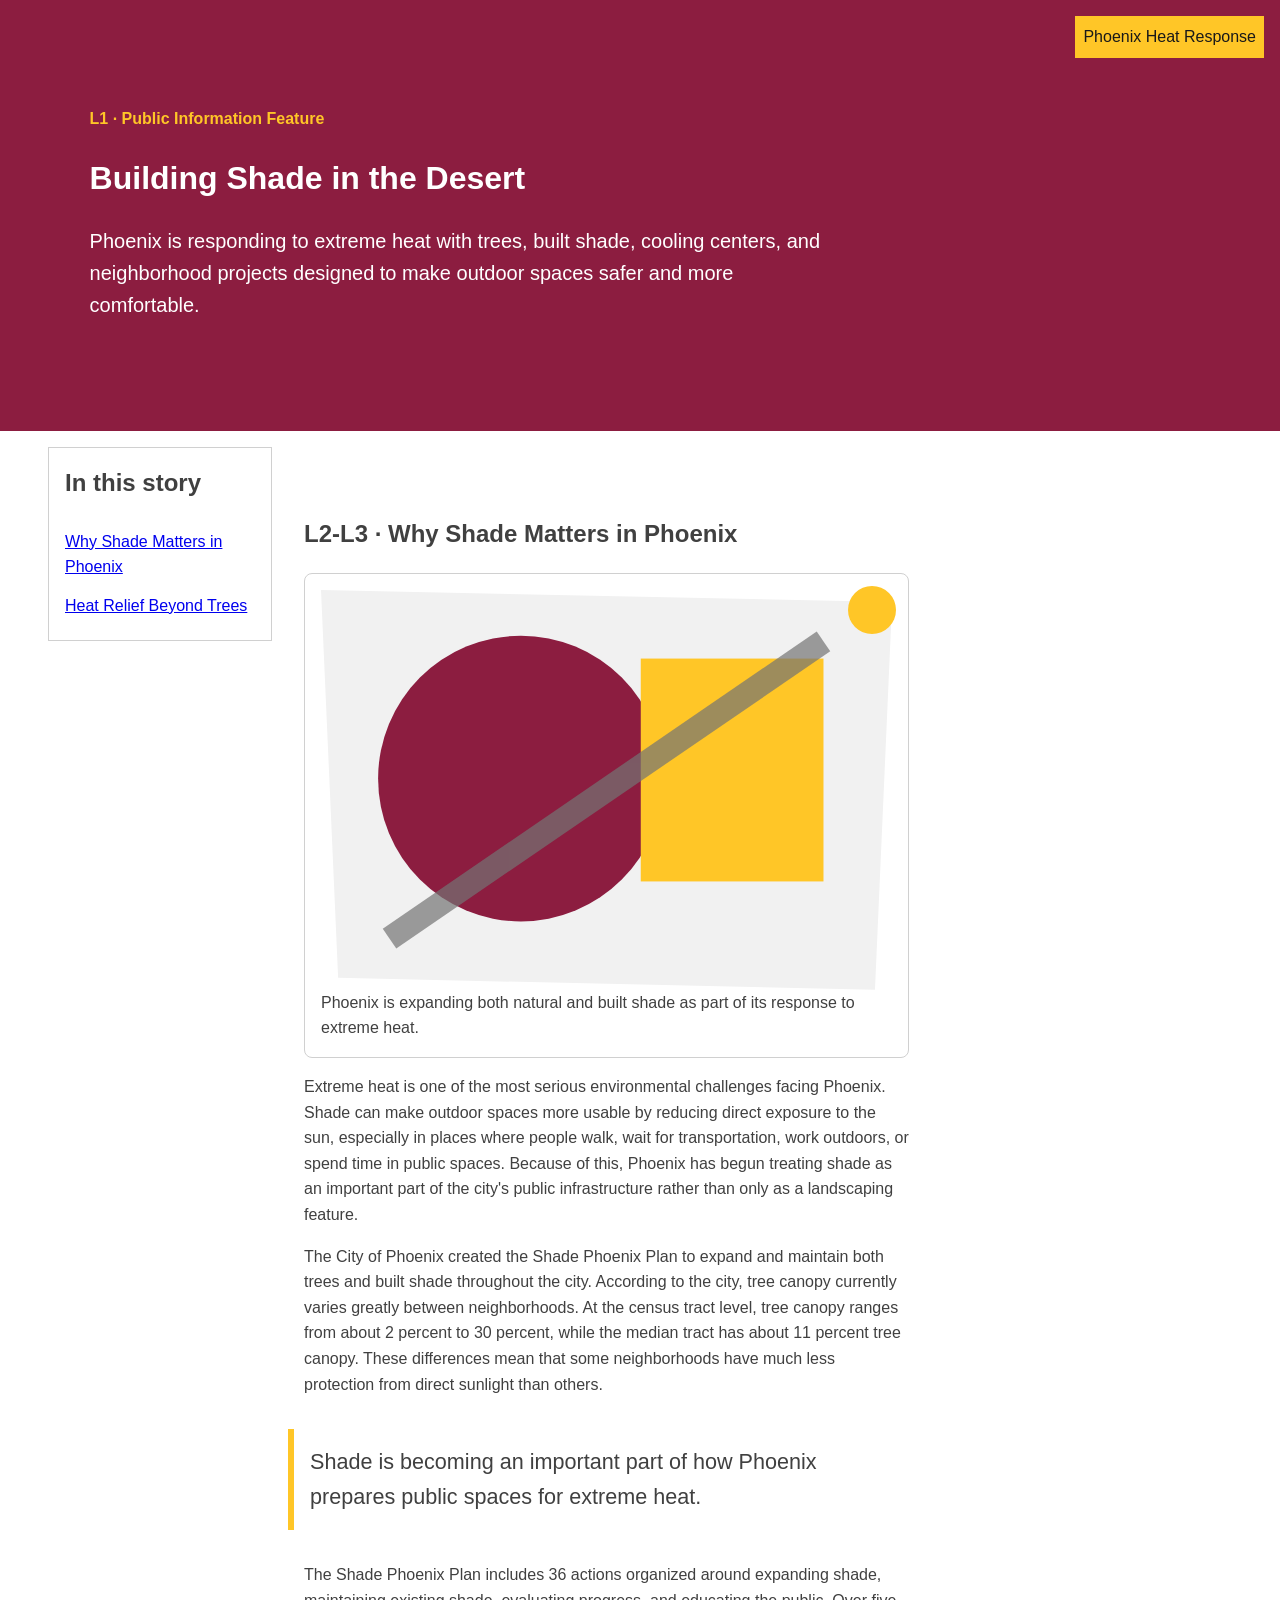
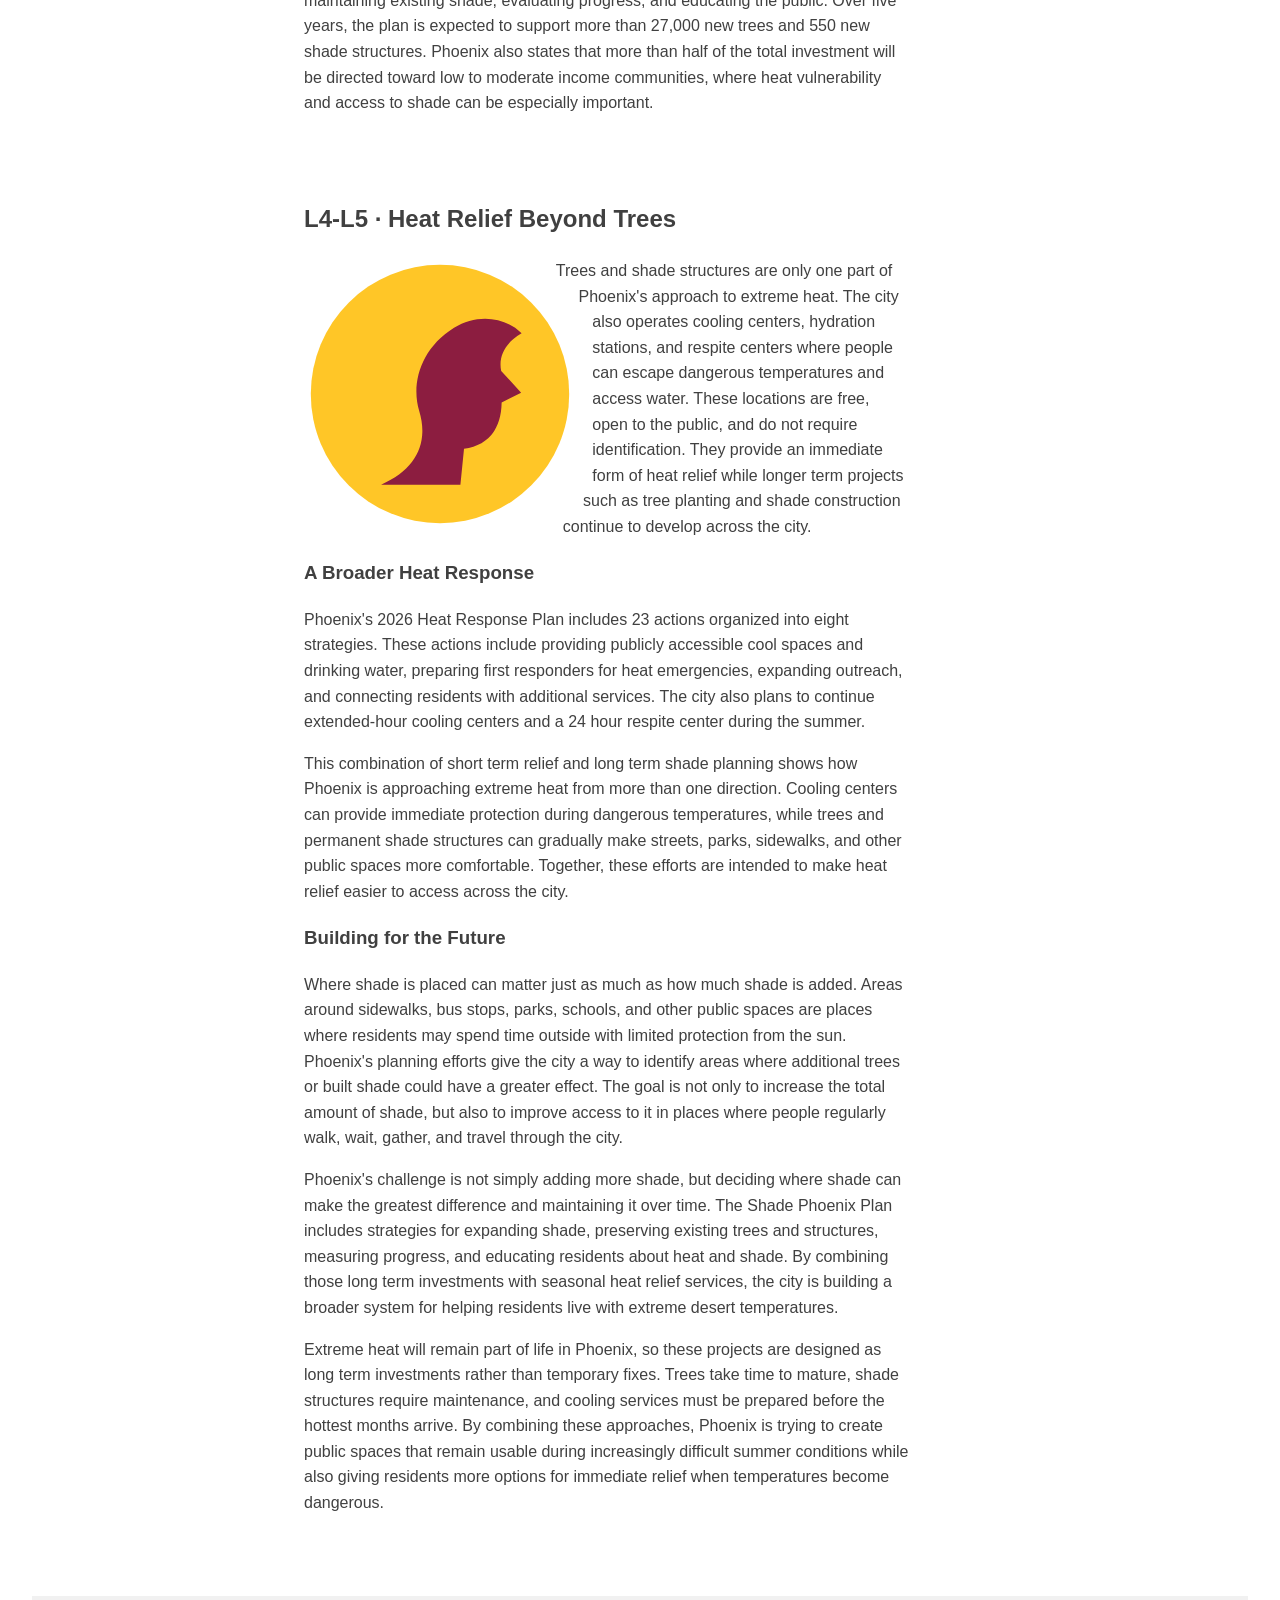
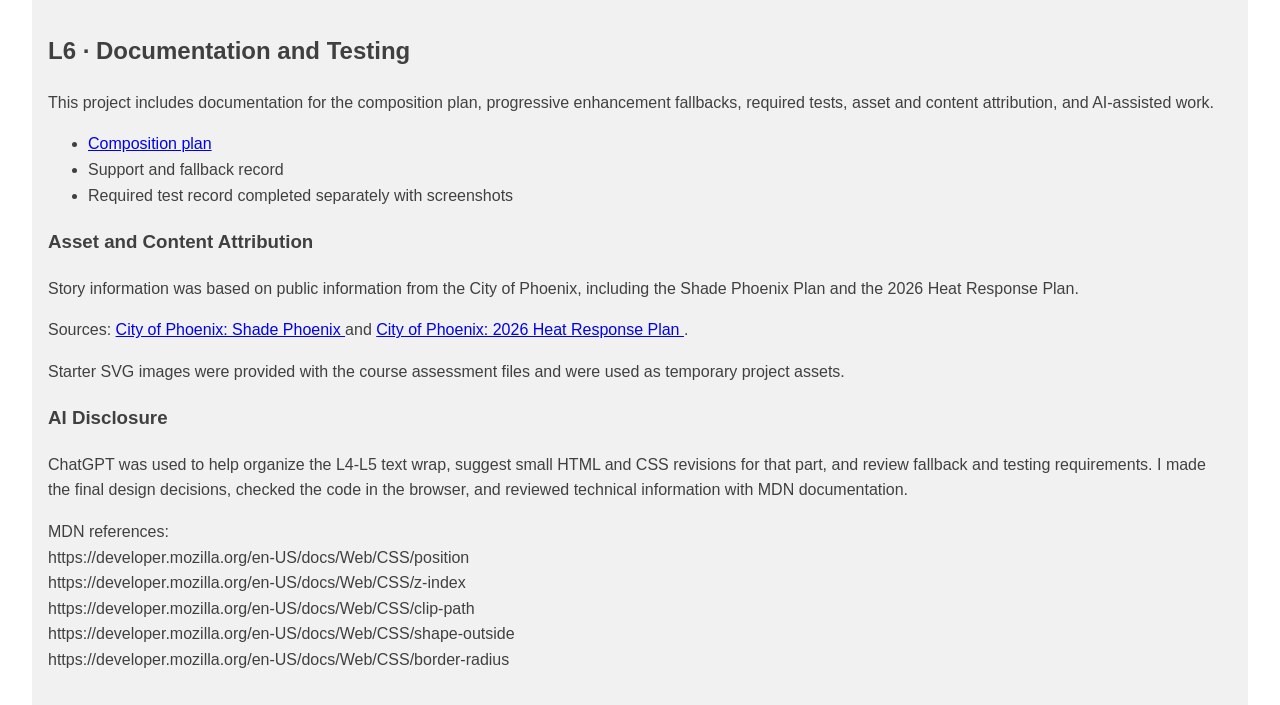
<file: index.html>
<!doctype html>
<html lang="en">
    <head>
        <meta charset="utf-8">
        <meta name="viewport" content="width=device-width,initial-scale=1">
        <title>Layered Feature Story</title>
        <link rel="stylesheet" href="styles.css">
    </head>
    <body>
        <header class="feature-header">
            <p class="eyebrow">L1 · Public Information Feature</p>
            <h1>Building Shade in the Desert</h1>
            <p class="lede">
                Phoenix is responding to extreme heat with trees, built shade,
                cooling centers, and neighborhood projects designed to make
                outdoor spaces safer and more comfortable.
            </p>
            <span class="issue-badge">Phoenix Heat Response</span>
        </header>
        <main>
            <aside class="story-guide">
                <h2>In this story</h2>
                <a href="#section-one">Why Shade Matters in Phoenix</a>
                <a href="#section-two">Heat Relief Beyond Trees</a>
            </aside>
            <article>
                <section id="section-one">
                    <h2>L2-L3 · Why Shade Matters in Phoenix</h2>
                    <figure class="feature-figure">
                        <img src="feature.svg" alt="It is a red circle next to yellow sqaure witha little yellow circle next to it at the top right, then there is a gray line crossing between them." width="1000" height="700">
                        <figcaption>
                            Phoenix is expanding both natural and built shade as part of its response to extreme heat.
                        </figcaption>
                    </figure>
                    <p>
                        Extreme heat is one of the most serious environmental challenges facing Phoenix.
                        Shade can make outdoor spaces more usable by reducing direct exposure to the sun,
                        especially in places where people walk, wait for transportation, work outdoors, or
                        spend time in public spaces. Because of this, Phoenix has begun treating shade as an
                        important part of the city's public infrastructure rather than only as a landscaping
                        feature.
                    </p>
                    <p>
                        The City of Phoenix created the Shade Phoenix Plan to expand and maintain both trees
                        and built shade throughout the city. According to the city, tree canopy currently
                        varies greatly between neighborhoods. At the census tract level, tree canopy ranges
                        from about 2 percent to 30 percent, while the median tract has about 11 percent tree
                        canopy. These differences mean that some neighborhoods have much less protection
                        from direct sunlight than others.
                    </p>

                    <blockquote class="pull-quote">
                        Shade is becoming an important part of how Phoenix prepares public spaces for extreme heat.
                    </blockquote>

                    <p>
                        The Shade Phoenix Plan includes 36 actions organized around expanding shade,
                        maintaining existing shade, evaluating progress, and educating the public. Over five
                        years, the plan is expected to support more than 27,000 new trees and 550 new shade
                        structures. Phoenix also states that more than half of the total investment will be
                        directed toward low to moderate income communities, where heat vulnerability and
                        access to shade can be especially important.
                    </p>
                </section>

                <section id="section-two">
                    <h2>L4-L5 · Heat Relief Beyond Trees</h2>

                    <img
                        class="shape-portrait"
                        src="portrait.svg"
                        alt="It is a yellow circle and a red silhouette of a man inside of it."
                        width="600"
                        height="600"
                    >

                    <p>
                        Trees and shade structures are only one part of Phoenix's approach to extreme heat.
                        The city also operates cooling centers, hydration stations, and respite centers where
                        people can escape dangerous temperatures and access water. These locations are free,
                        open to the public, and do not require identification. They provide an immediate form
                        of heat relief while longer term projects such as tree planting and shade construction
                        continue to develop across the city.
                    </p>

                    <h3>A Broader Heat Response</h3>

                    <p>
                        Phoenix's 2026 Heat Response Plan includes 23 actions organized into eight strategies.
                        These actions include providing publicly accessible cool spaces and drinking water,
                        preparing first responders for heat emergencies, expanding outreach, and connecting
                        residents with additional services. The city also plans to continue extended-hour
                        cooling centers and a 24 hour respite center during the summer.
                    </p>

                    <p>
                        This combination of short term relief and long term shade planning shows how Phoenix is
                        approaching extreme heat from more than one direction. Cooling centers can provide
                        immediate protection during dangerous temperatures, while trees and permanent shade
                        structures can gradually make streets, parks, sidewalks, and other public spaces more
                        comfortable. Together, these efforts are intended to make heat relief easier to access
                        across the city.
                    </p>

                    <h3>Building for the Future</h3>

                    <p>
                        Where shade is placed can matter just as much as how much shade is added.
                        Areas around sidewalks, bus stops, parks, schools, and other public spaces
                        are places where residents may spend time outside with limited protection
                        from the sun. Phoenix's planning efforts give the city a way to identify
                        areas where additional trees or built shade could have a greater effect.
                        The goal is not only to increase the total amount of shade, but also to
                        improve access to it in places where people regularly walk, wait, gather,
                        and travel through the city.
                    </p>
                    <p>
                        Phoenix's challenge is not simply adding more shade, but deciding where shade can make
                        the greatest difference and maintaining it over time. The Shade Phoenix Plan includes
                        strategies for expanding shade, preserving existing trees and structures, measuring
                        progress, and educating residents about heat and shade. By combining those long term
                        investments with seasonal heat relief services, the city is building a broader system
                        for helping residents live with extreme desert temperatures.
                    </p>
                    <p>
                        Extreme heat will remain part of life in Phoenix, so these projects are
                        designed as long term investments rather than temporary fixes. Trees take
                        time to mature, shade structures require maintenance, and cooling services
                        must be prepared before the hottest months arrive. By combining these
                        approaches, Phoenix is trying to create public spaces that remain usable
                        during increasingly difficult summer conditions while also giving residents
                        more options for immediate relief when temperatures become dangerous.
                    </p>
                </section>
            </article>
        </main>
                        <section class="documentation">
                    <h2>L6 · Documentation and Testing</h2>

                    <p>
                        This project includes documentation for the composition plan,
                        progressive enhancement fallbacks, required tests, asset and content
                        attribution, and AI-assisted work.
                    </p>

                    <ul>
                        <li><a href="composition-plan.html">Composition plan</a></li>
                        <li>Support and fallback record</li>
                        <li>Required test record completed separately with screenshots</li>
                    </ul>

                    <h3>Asset and Content Attribution</h3>

                    <p>
                        Story information was based on public information from the City of Phoenix,
                        including the Shade Phoenix Plan and the 2026 Heat Response Plan.
                    </p>

                    <p>
                        Sources:
                        <a href="https://www.phoenix.gov/administration/departments/parks/about-us/phoenixs-urban-forest.html">
                            City of Phoenix: Shade Phoenix
                        </a>
                        and
                        <a href="https://www.phoenix.gov/administration/departments/heat/heat-response-programs/heat-response-plan.html">
                            City of Phoenix: 2026 Heat Response Plan
                        </a>.
                    </p>

                    <p>
                        Starter SVG images were provided with the course assessment files and were used
                        as temporary project assets.
                    </p>

                    <h3>AI Disclosure</h3>

                    <p>
                        ChatGPT was used to help organize the L4-L5 text wrap, suggest small HTML and CSS
                        revisions for that part, and review fallback and testing requirements. I made the
                        final design decisions, checked the code in the browser, and reviewed technical
                        information with MDN documentation.
                    </p>

                    <p>
                        MDN references:
                        <br>
                        https://developer.mozilla.org/en-US/docs/Web/CSS/position
                        <br>
                        https://developer.mozilla.org/en-US/docs/Web/CSS/z-index
                        <br>
                        https://developer.mozilla.org/en-US/docs/Web/CSS/clip-path
                        <br>
                        https://developer.mozilla.org/en-US/docs/Web/CSS/shape-outside
                        <br>
                        https://developer.mozilla.org/en-US/docs/Web/CSS/border-radius
                    </p>
                </section>
    </body>
    </html>
</file>
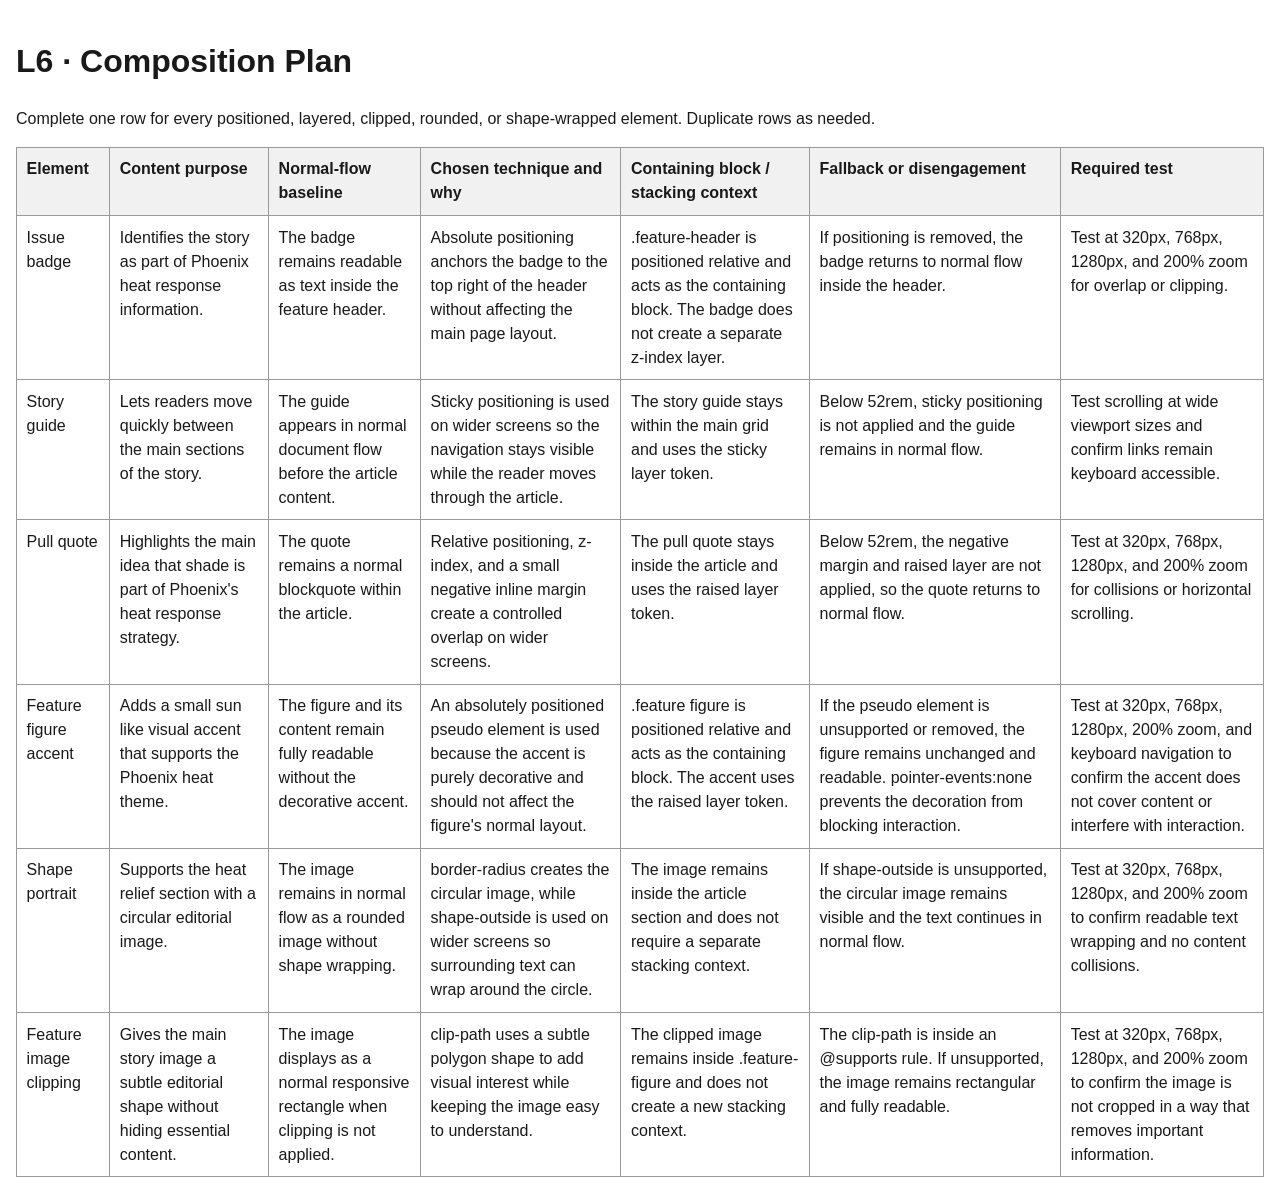
<file: composition-plan.html>
<!doctype html>
<html lang="en">
    <head>
        <meta charset="utf-8">
        <meta name="viewport" content="width=device-width,initial-scale=1">
        <title>Composition Plan</title>
        <style>
            body{
                font-family:Arial,sans-serif;
                line-height:1.5;
                max-width:90rem;
                margin:auto;
                padding:1rem;
                color:#191919;
                }
            table{
                width:100%;
                border-collapse:collapse;
                }
            th,td{
                padding:.6rem;
                border:1px solid #999;
                text-align:left;
                vertical-align:top;
                }
            th{
                background:#f1f1f1;
                }
        </style>
        </head>
        <body>
            <h1>L6 · Composition Plan</h1>
            <p>Complete one row for every positioned, layered, clipped, rounded, or shape-wrapped element. Duplicate rows as needed.</p>
            <table>
                <thead>
                    <tr>
                        <th>Element</th>
                        <th>Content purpose</th>
                        <th>Normal-flow baseline</th>
                        <th>Chosen technique and why</th>
                        <th>Containing block / stacking context</th>
                        <th>Fallback or disengagement</th>
                        <th>Required test</th>
                    </tr>
                </thead>
                <tbody>
                    <tr>
                        <td>Issue badge</td>
                        <td>Identifies the story as part of Phoenix heat response information.</td>
                        <td>The badge remains readable as text inside the feature header.</td>
                        <td>
                            Absolute positioning anchors the badge to the top right of the header
                            without affecting the main page layout.
                        </td>
                        <td>
                            .feature-header is positioned relative and acts as the containing block.
                            The badge does not create a separate z-index layer.
                        </td>
                        <td>
                            If positioning is removed, the badge returns to normal flow inside the header.
                        </td>
                        <td>
                            Test at 320px, 768px, 1280px, and 200% zoom for overlap or clipping.
                        </td>
                    </tr>

                    <tr>
                        <td>Story guide</td>
                        <td>Lets readers move quickly between the main sections of the story.</td>
                        <td>
                            The guide appears in normal document flow before the article content.
                        </td>
                        <td>
                            Sticky positioning is used on wider screens so the navigation stays visible
                            while the reader moves through the article.
                        </td>
                        <td>
                            The story guide stays within the main grid and uses the sticky layer token.
                        </td>
                        <td>
                            Below 52rem, sticky positioning is not applied and the guide remains in normal flow.
                        </td>
                        <td>
                            Test scrolling at wide viewport sizes and confirm links remain keyboard accessible.
                        </td>
                    </tr>

                    <tr>
                        <td>Pull quote</td>
                        <td>Highlights the main idea that shade is part of Phoenix's heat response strategy.</td>
                        <td>
                            The quote remains a normal blockquote within the article.
                        </td>
                        <td>
                            Relative positioning, z-index, and a small negative inline margin create
                            a controlled overlap on wider screens.
                        </td>
                        <td>
                            The pull quote stays inside the article and uses the raised layer token.
                        </td>
                        <td>
                            Below 52rem, the negative margin and raised layer are not applied,
                            so the quote returns to normal flow.
                        </td>
                        <td>
                            Test at 320px, 768px, 1280px, and 200% zoom for collisions or horizontal scrolling.
                        </td>
                    </tr>
                    <tr>
                        <td>Feature figure accent</td>
                        <td>
                            Adds a small sun like visual accent that supports the Phoenix heat theme.
                        </td>
                        <td>
                            The figure and its content remain fully readable without the decorative accent.
                        </td>
                        <td>
                            An absolutely positioned pseudo element is used because the accent is purely decorative
                            and should not affect the figure's normal layout.
                        </td>
                        <td>
                            .feature figure is positioned relative and acts as the containing block.
                            The accent uses the raised layer token.
                        </td>
                        <td>
                            If the pseudo element is unsupported or removed, the figure remains unchanged and readable.
                            pointer-events:none prevents the decoration from blocking interaction.
                        </td>
                        <td>
                            Test at 320px, 768px, 1280px, 200% zoom, and keyboard navigation to confirm
                            the accent does not cover content or interfere with interaction.
                        </td>
                    </tr>
                    <tr>
                        <td>Shape portrait</td>
                        <td>
                            Supports the heat relief section with a circular editorial image.
                        </td>
                        <td>
                            The image remains in normal flow as a rounded image without shape wrapping.
                        </td>
                        <td>
                            border-radius creates the circular image, while shape-outside is used on wider
                            screens so surrounding text can wrap around the circle.
                        </td>
                        <td>
                            The image remains inside the article section and does not require a separate
                            stacking context.
                        </td>
                        <td>
                            If shape-outside is unsupported, the circular image remains visible and the
                            text continues in normal flow.
                        </td>
                        <td>
                            Test at 320px, 768px, 1280px, and 200% zoom to confirm readable text wrapping
                            and no content collisions.
                        </td>
                    </tr>

                    <tr>
                        <td>Feature image clipping</td>
                        <td>
                            Gives the main story image a subtle editorial shape without hiding essential content.
                        </td>
                        <td>
                            The image displays as a normal responsive rectangle when clipping is not applied.
                        </td>
                        <td>
                            clip-path uses a subtle polygon shape to add visual interest while keeping the
                            image easy to understand.
                        </td>
                        <td>
                            The clipped image remains inside .feature-figure and does not create a new
                            stacking context.
                        </td>
                        <td>
                            The clip-path is inside an @supports rule. If unsupported, the image remains
                            rectangular and fully readable.
                        </td>
                        <td>
                            Test at 320px, 768px, 1280px, and 200% zoom to confirm the image is not cropped
                            in a way that removes important information.
                        </td>
                    </tr>
                </tbody>
            </table>
        </body>
        </html>
</file>
<file: styles.css>
:root{
    --color-text:#404040;
    --color-surface:#fff;
    --color-action:#8c1d40;
    --color-accent:#ffc627;
    --color-border:#d0d0d0;
    --color-muted:#5c6670;
    --space-3:1rem;
    --radius:.5rem;
    --measure:68ch;
    --layer-base:0;
    --layer-raised:10;
    --layer-sticky:20;
    --layer-overlay:30;
}
*,*::before,*::after{
    box-sizing:border-box;
}
html{
    scroll-behavior:smooth;
}
body{
    margin:0;
    color:var(--color-text);
    background:var(--color-surface);
    font-family:Arial,sans-serif;
    line-height:1.6;
}
.feature-header{
    position:relative;
    padding:clamp(2rem,7vw,6rem);
    background:var(--color-action);
    color:#fff;
}
.eyebrow{
    color:var(--color-accent);
    font-weight:700;
}
.lede{
    max-width:var(--measure);
    font-size:1.25rem;
}
.issue-badge{
    padding:.5rem;
    background:var(--color-accent);
    color:#191919;
}
main{
    display:grid;
    gap:2rem;
    max-width:76rem;
    margin:auto;
    padding:var(--space-3);
}
article{
    min-width:0;
    max-width: var(--measure);
}
article section{
    display:flow-root;
    margin-block:3rem;
    scroll-margin-block-start:6rem;
}
.story-guide{
    align-self:start;
    padding:1rem;
    border:1px solid var(--color-border);
}
.story-guide h2{
    margin-top:0;
}
.story-guide a{
    display:block;
    padding:.4rem 0;
}
.feature-figure{
    position:relative;
    margin:0;
    padding:1rem;
    border:1px solid var(--color-border);
    border-radius:var(--radius);
}
img{
    display:block;
    max-width:100%;
    height:auto;
}
.pull-quote{
    margin:2rem 0;
    padding:1rem;
    border-inline-start:.4rem solid var(--color-accent);
    font-size:1.35rem;
}
.shape-portrait{
    width:min(45%,20rem);
    margin:0 1rem 1rem 0;
    border-radius:50%;
    aspect-ratio:1;
    object-fit: cover;
}
.documentation{
    max-width:76rem;
    margin:auto;
    padding:1rem;
    background:#f1f1f1;
    overflow-wrap:anywhere;
}
@media (min-width:52rem){
    main{
        grid-template-columns:14rem 1fr;
    }
    .issue-badge{
        position:absolute;
        inset-block-start:1rem;
        inset-inline-end:1rem;
        margin-top:0;
        z-index:var(--layer-raised);
    }
    .story-guide{
        position:sticky;
        inset-block-start:1rem;
        z-index:var(--layer-sticky);
        max-height: calc(100vh - 2rem);
        overflow: auto;
    }
    .pull-quote{
        position:relative;
        z-index:var(--layer-raised);
        margin-inline-start:-1rem;
        background:var(--color-surface);
    }
    @supports (shape-outside:circle(50%)){
        .shape-portrait{
            float:inline-start;
            shape-outside:circle(50%);
            shape-margin:1rem;}
        }
    }
    @supports (clip-path:polygon(0 0)){
        .feature-figure img{
            clip-path:polygon(0 0,100% 3%,97% 100%,3% 97%);}
        }
        :focus-visible{
            outline:.2rem solid var(--color-accent);
            outline-offset:.2rem;
        }
        .feature-figure::after{
            content:"";
            position:absolute;
            inset-block-start:.75rem;
            inset-inline-end:.75rem;
            width:3rem;
            height:3rem;
            border-radius:50%;
            background:var(--color-accent);
            z-index:var(--layer-raised);
            pointer-events:none;
        }
</file>
